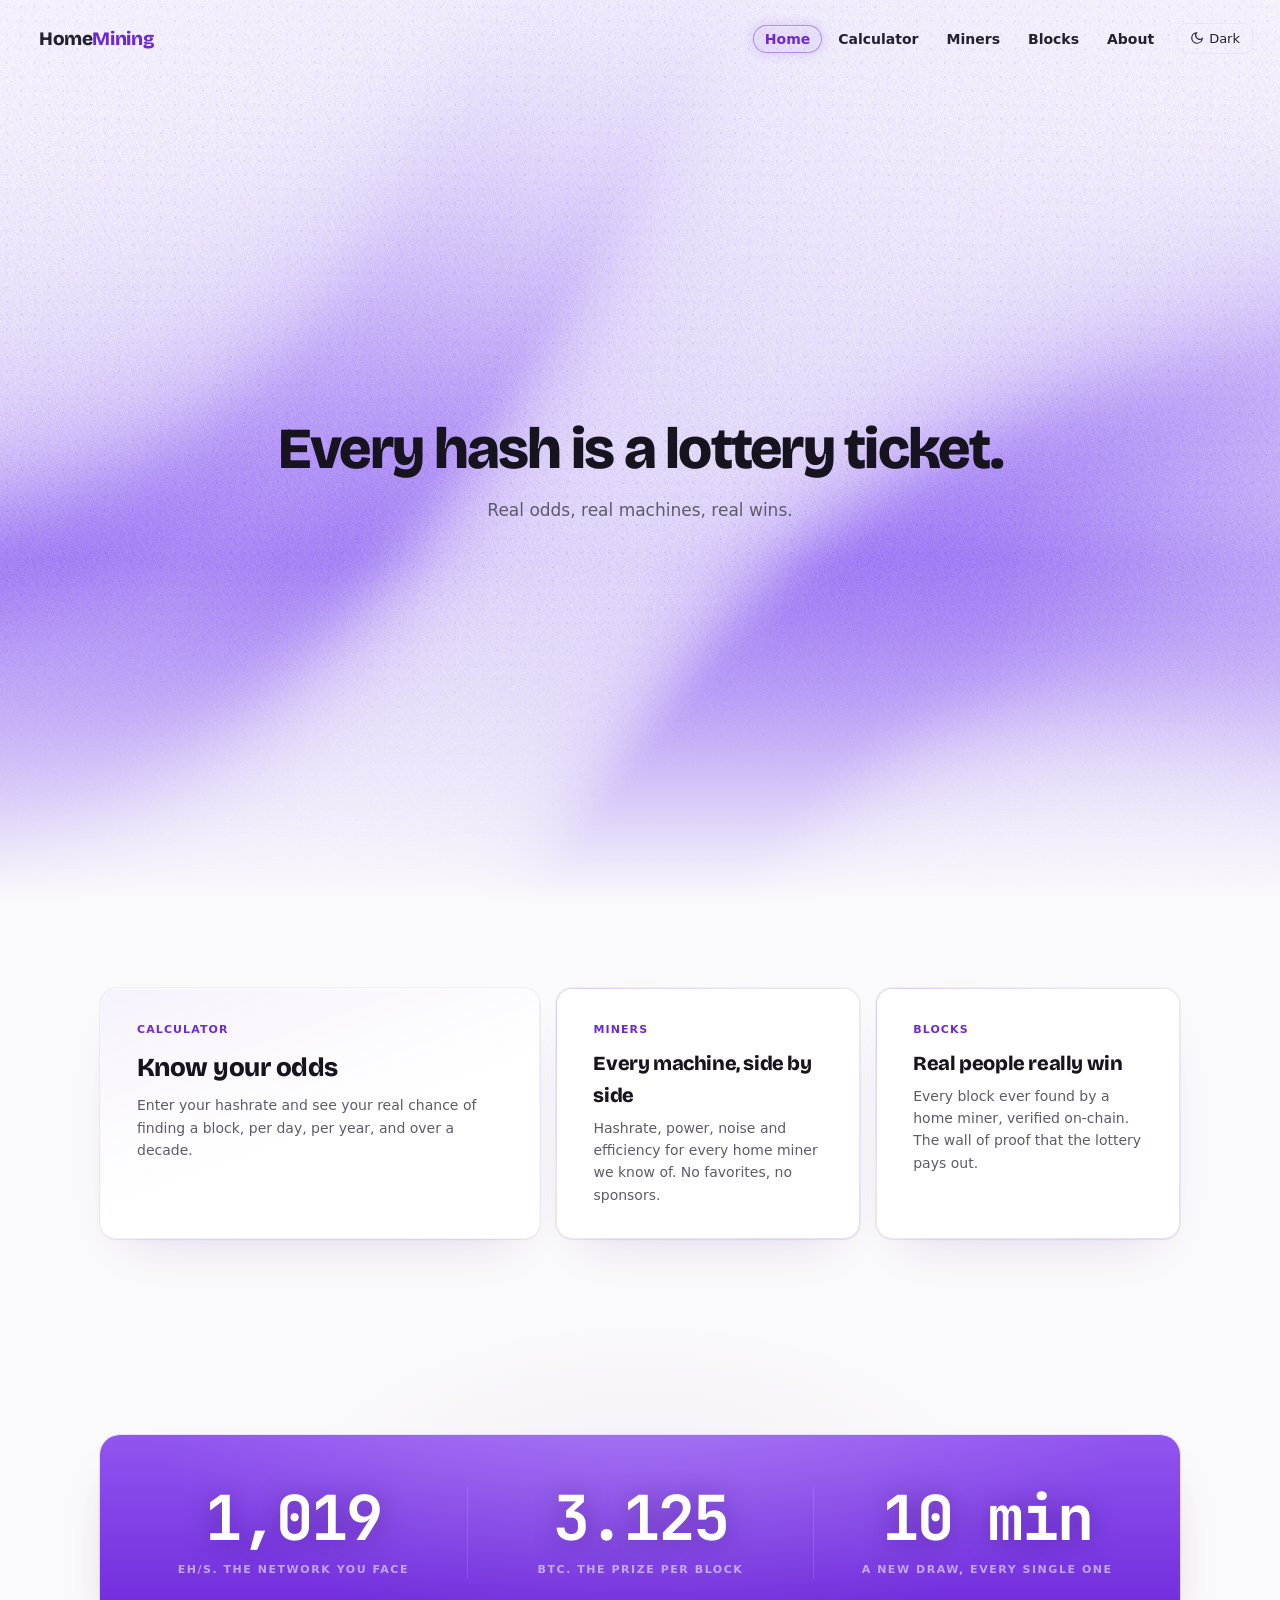
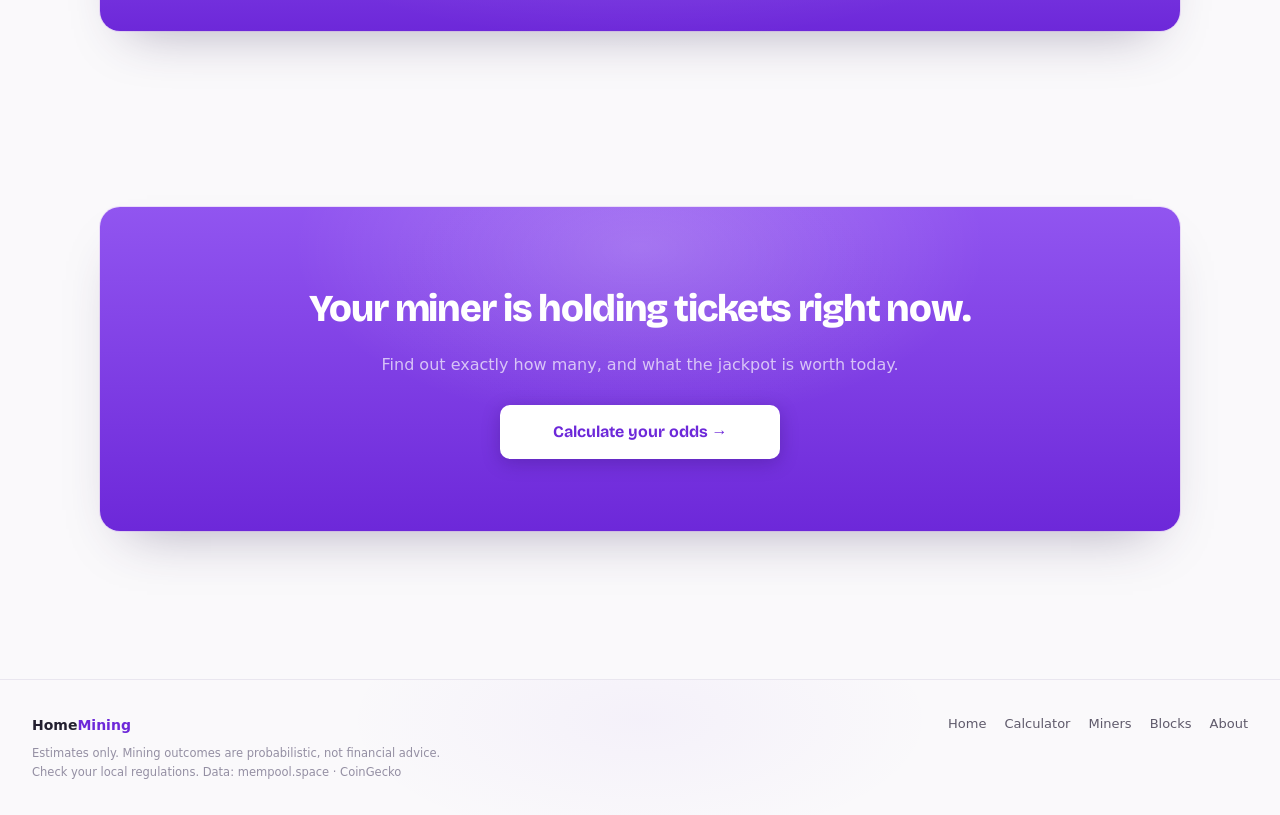
<file: index.html>
<!DOCTYPE html>
<html lang="en" data-theme="light">
<head>
<meta charset="UTF-8">
<meta name="viewport" content="width=device-width, initial-scale=1.0">
<title>HomeMining | The Independent Home of Solo Bitcoin Mining</title>
<meta name="description" content="Real odds, real machines, real wins. An independent site for home Bitcoin miners.">
<link rel="stylesheet" href="assets/css/site.css">
</head>
<body data-page="home">
<div id="nav-root"></div>
<main>
  <div class="hero" style="min-height:100vh; min-height:100svh; display:flex; align-items:center; justify-content:center; padding-bottom:90px;">
    <div class="aurora"><!-- CSS 兜底（WebGL 不可用时显示） -->
      <div class="blob a"></div><div class="blob b"></div><div class="blob c"></div>
    </div>
    <canvas class="fx-canvas" data-fx="strong"></canvas>
    <div class="hero-dots"></div>
    <div class="hero-bottom-fade"></div>
    <div class="hero-inner">
      <h1 class="rise" style="font-size:clamp(38px,6vw,58px);">Every hash is a lottery ticket.</h1>
      <p class="tagline rise d1">Real odds, real machines, real wins.<!-- 占位副句，Home 页设计时定稿 --></p>
    </div>
  </div>
  <!-- ⚠️ 以下为滚动体验示意区块，文案与内容均为占位草稿，Home 页正式设计时替换 -->

  <div class="page-wide home-section">
    <div class="home-grid">
      <a class="card hoverable home-card featured reveal" href="calculator.html">
        <div class="eyebrow">Calculator</div>
        <h3>Know your odds</h3>
        <p>Enter your hashrate and see your real chance of finding a block, per day, per year, and over a decade.</p>
      </a>
      <a class="card hoverable home-card reveal" href="miners.html">
        <div class="eyebrow">Miners</div>
        <h3>Every machine, side by side</h3>
        <p>Hashrate, power, noise and efficiency for every home miner we know of. No favorites, no sponsors.</p>
      </a>
      <a class="card hoverable home-card reveal" href="blocks.html">
        <div class="eyebrow">Blocks</div>
        <h3>Real people really win</h3>
        <p>Every block ever found by a home miner, verified on-chain. The wall of proof that the lottery pays out.</p>
      </a>
    </div>
  </div>

  <div class="page-wide home-section" style="position:relative;">
    <div class="glow-spot" style="top:-30px;left:50%;transform:translateX(-50%);width:700px;height:340px;"></div>
    <div class="stat-row">
      <div class="reveal"><div class="stat-num mono">1,019</div><div class="stat-label">EH/s. The network you face</div></div>
      <div class="reveal"><div class="stat-num mono">3.125</div><div class="stat-label">BTC. The prize per block</div></div>
      <div class="reveal"><div class="stat-num mono">10 min</div><div class="stat-label">A new draw, every single one</div></div>
    </div>
  </div>

  <div class="page-wide home-section">
    <div class="card cta-card reveal" style="position:relative; overflow:hidden;">
      <div class="glow-spot" style="top:-60px;left:50%;transform:translateX(-50%);width:600px;height:300px;"></div>
      <h2>Your miner is holding tickets right now.</h2>
      <p>Find out exactly how many, and what the jackpot is worth today.</p>
      <a class="btn" style="display:block; text-decoration:none;" href="calculator.html">Calculate your odds →</a>
    </div>
  </div>
</main>
<div id="foot-root"></div>
<script src="assets/js/components.js"></script>
<script src="assets/js/colorbends.js"></script>
</body>
</html>
</file>
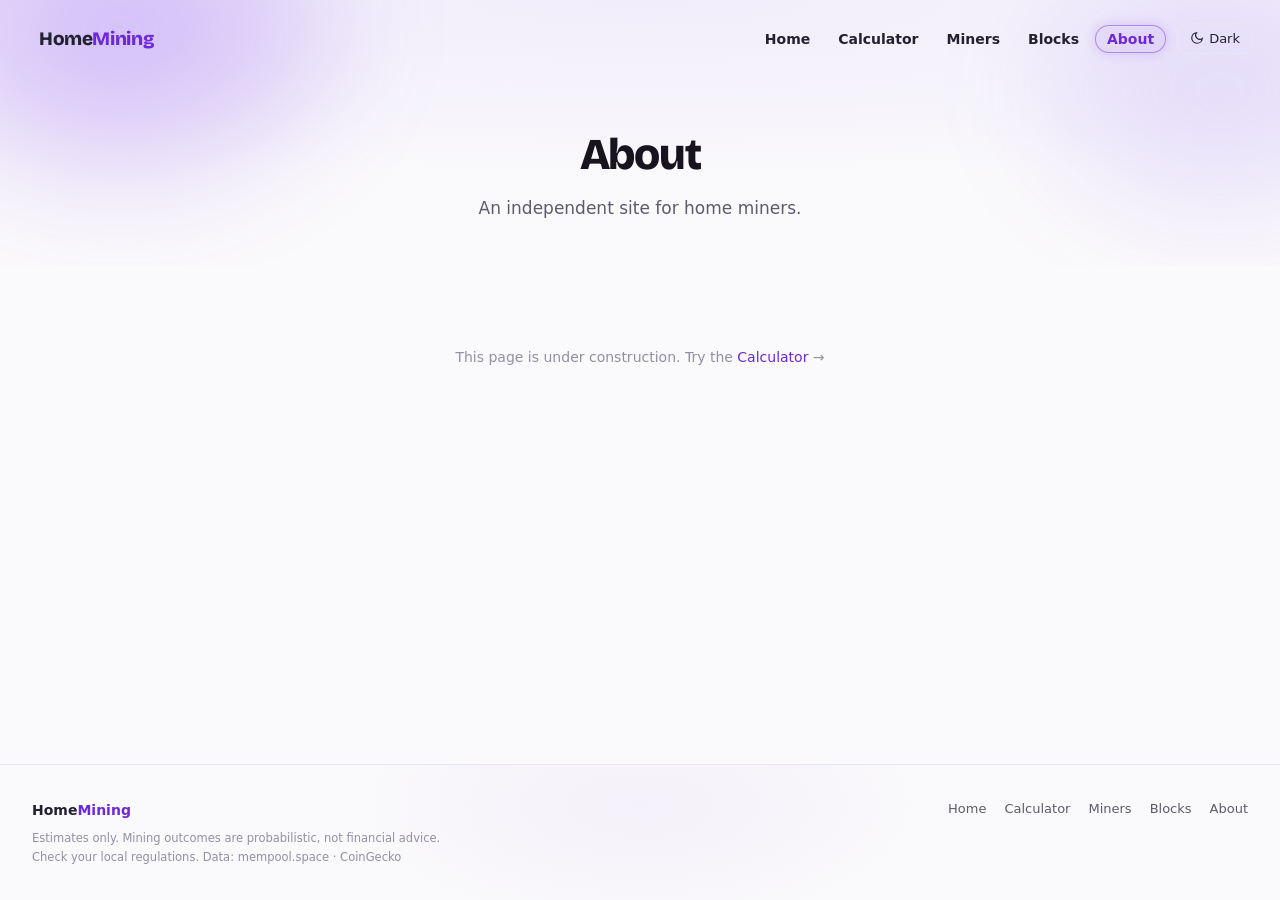
<file: about.html>
<!DOCTYPE html>
<html lang="en" data-theme="light">
<head>
<meta charset="UTF-8">
<meta name="viewport" content="width=device-width, initial-scale=1.0">
<title>About | HomeMining</title>
<link rel="stylesheet" href="assets/css/site.css">
</head>
<body data-page="about">
<div id="nav-root"></div>
<main>
  <div class="hero">
    <div class="f-mist f-mist1"></div>
    <div class="f-mist f-mist2"></div>
    <div class="hero-inner">
      <h1 class="rise">About</h1>
      <p class="tagline rise d1">An independent site for home miners.<!-- 占位副句，该页设计时定稿 --></p>
    </div>
  </div>
  <div class="placeholder">
    <p class="reveal">This page is under construction. Try the <a href="calculator.html">Calculator</a> →</p>
  </div>
</main>
<div id="foot-root"></div>
<script src="assets/js/components.js"></script>
</body>
</html>
</file>
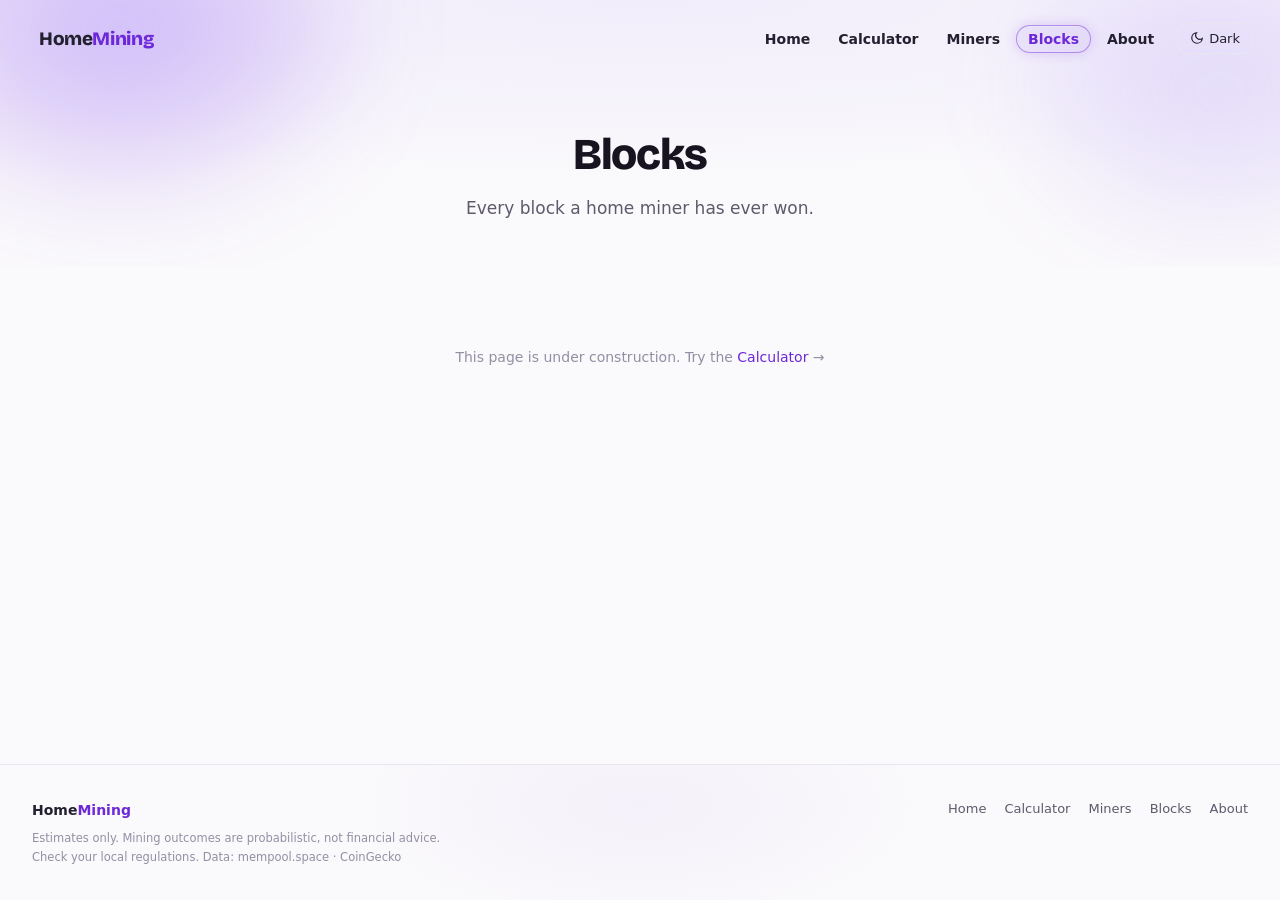
<file: blocks.html>
<!DOCTYPE html>
<html lang="en" data-theme="light">
<head>
<meta charset="UTF-8">
<meta name="viewport" content="width=device-width, initial-scale=1.0">
<title>Blocks | HomeMining</title>
<link rel="stylesheet" href="assets/css/site.css">
</head>
<body data-page="blocks">
<div id="nav-root"></div>
<main>
  <div class="hero">
    <div class="f-mist f-mist1"></div>
    <div class="f-mist f-mist2"></div>
    <div class="hero-inner">
      <h1 class="rise">Blocks</h1>
      <p class="tagline rise d1">Every block a home miner has ever won.<!-- 占位副句，该页设计时定稿 --></p>
    </div>
  </div>
  <div class="placeholder">
    <p class="reveal">This page is under construction. Try the <a href="calculator.html">Calculator</a> →</p>
  </div>
</main>
<div id="foot-root"></div>
<script src="assets/js/components.js"></script>
</body>
</html>
</file>
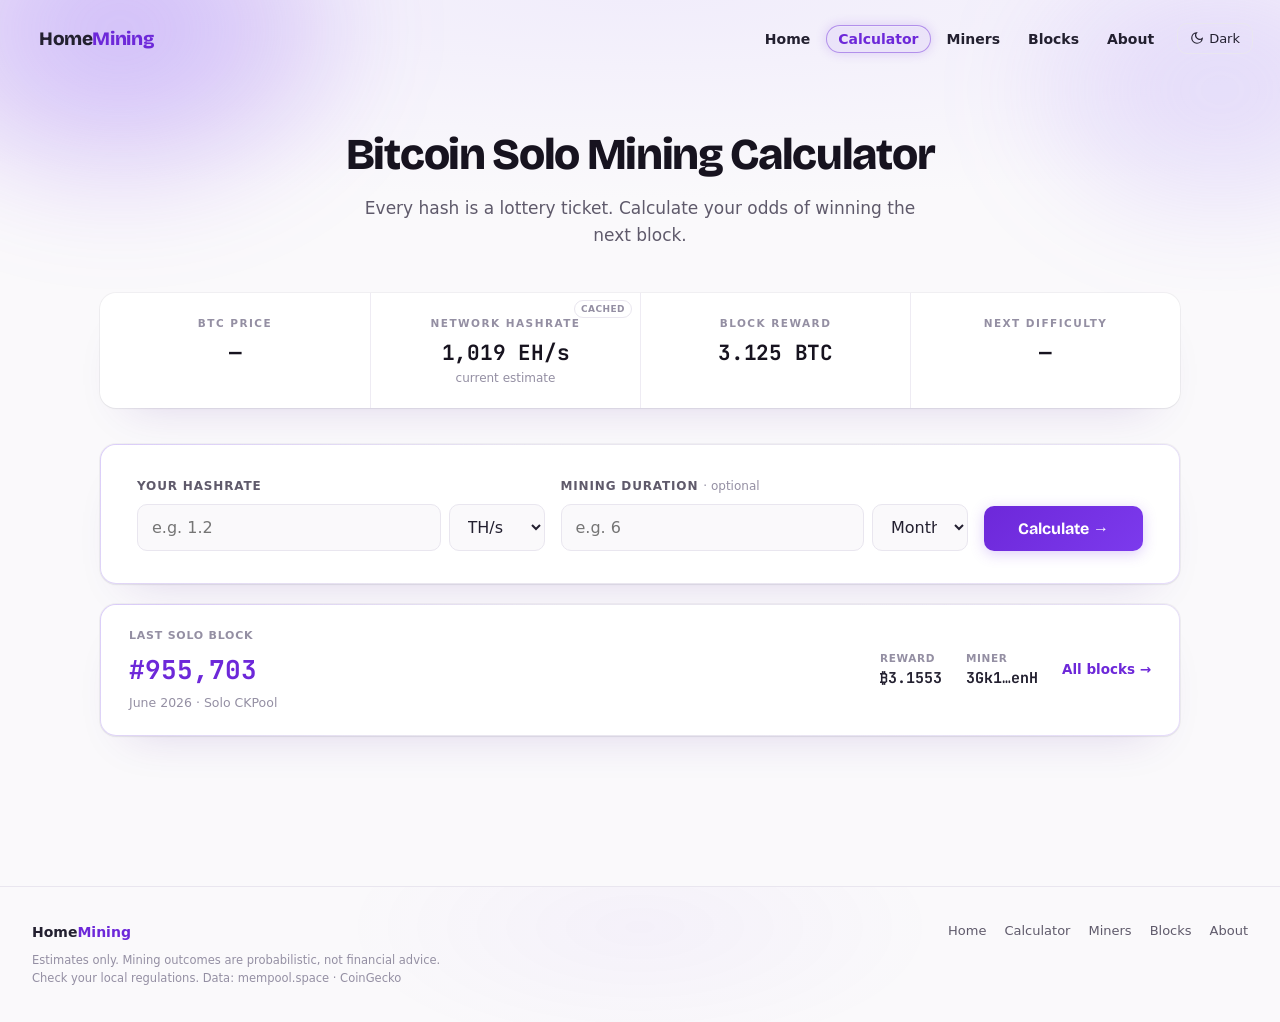
<file: calculator.html>
<!DOCTYPE html>
<html lang="en" data-theme="light">
<head>
<meta charset="UTF-8">
<meta name="viewport" content="width=device-width, initial-scale=1.0">
<title>Bitcoin Solo Mining Calculator | HomeMining</title>
<meta name="description" content="Every hash is a lottery ticket. Calculate your real odds of solo mining a Bitcoin block: probability per block and per day, expected wait, and cumulative odds over time, from live network data.">
<script type="application/ld+json">
{"@context":"https://schema.org","@type":"WebApplication",
 "name":"Bitcoin Solo Mining Calculator | HomeMining",
 "description":"Calculate your real odds of solo mining a Bitcoin block from live network data.",
 "applicationCategory":"UtilityApplication","operatingSystem":"Web",
 "offers":{"@type":"Offer","price":"0"}}
</script>
<link rel="stylesheet" href="assets/css/site.css">
</head>
<body data-page="calculator">
<div id="nav-root"></div>

<main>
  <!-- 页头（01 文档定稿文案） -->
  <div class="hero"><!-- F 方案：柔雾色块（无绸缎、无点阵） -->
    <div class="f-mist f-mist1"></div>
    <div class="f-mist f-mist2"></div>
    <div class="hero-inner">
      <h1 class="rise">Bitcoin Solo Mining Calculator</h1>
      <p class="tagline rise d1">Every hash is a lottery ticket. Calculate your odds of winning the next block.</p>
    </div>
  </div>

  <div class="page">

    <!-- 数据条：4 张卡片（Price → Hashrate → Reward → Difficulty） -->
    <div class="strip rise d2">
      <div class="strip-card" id="strip-price"></div>
      <div class="strip-card" id="strip-net"></div>
      <div class="strip-card" id="strip-reward"></div>
      <div class="strip-card" id="strip-diff"></div>
    </div>

    <!-- 输入卡（02 文档：仅 2 项输入）；rise d3 = 加载时序第 4 位 -->
    <div class="card rise d3">
      <div class="input-grid">
        <div>
          <label class="field-label" for="inp-hashrate">Your Hashrate</label>
          <div class="input-row">
            <input type="number" id="inp-hashrate" min="0" step="any" placeholder="e.g. 1.2">
            <select id="inp-unit">
              <option>TH/s</option><option>GH/s</option><option>MH/s</option><option>PH/s</option><option>EH/s</option>
            </select>
          </div>
        </div>
        <div>
          <label class="field-label" for="inp-duration">Mining Duration <em>· optional</em></label>
          <div class="input-row">
            <input type="number" id="inp-duration" min="0" step="any" placeholder="e.g. 6">
            <select id="inp-dur-unit">
              <option>Months</option><option>Days</option><option>Weeks</option><option>Years</option>
            </select>
          </div>
        </div>
        <button class="btn" id="btn-calc">Calculate →</button>
      </div>
    </div>

    <!-- 结果区（计算前完全隐藏，不留空壳） -->
    <div id="results" class="hidden">

      <!-- ① 概率组：旋转流光描边（全站唯一授权）+ 环境光 + CountUp -->
      <div class="reveal" style="position:relative;">
        <div class="glow-spot" style="top:-40px;left:50%;transform:translateX(-50%);width:560px;height:300px;"></div>
        <div class="card result-hero" id="res-card"><!-- 旋转描边随色场面板改版停用（03 文档待同步） -->
          <div class="result-label">Chance per Block</div>
          <div class="result-big mono"><small id="res-prefix">1 in</small><span id="res-big-num">—</span></div>
          <div class="sub-tiles">
            <div class="sub-tile"><div class="k">Per Day</div><div class="v mono" id="res-day">—</div></div>
            <div class="sub-tile"><div class="k">Expected Wait</div><div class="v mono" id="res-wait">—</div></div>
            <div class="sub-tile"><div class="k">Your Share</div><div class="v mono" id="res-share">—</div></div>
          </div>
        </div>
      </div>

      <!-- 现实类比卡（紧跟大字卡，用户拍板：卡片保留、不带概率数字） -->
      <div class="card persp hoverable reveal">
        <div class="persp-lead" id="persp-lead">Per block, your odds sit closest to</div>
        <p class="persp-text" id="persp-text">—</p>
      </div>

      <!-- ② 钱组 -->
      <div class="card win-card hoverable reveal">
        <span class="win-label">If you win:</span>
        <span class="win-val mono" id="res-win">—</span>
      </div>

      <!-- ③ 运气组（填了时长才出现） -->
      <div class="card luck-card reveal hidden" id="luck-group">
        <div class="luck-head">
          <span class="luck-title">Your Luck So Far</span>
          <span class="badge" id="luck-badge">—</span>
        </div>
        <div class="luck-stats">
          <div class="luck-stat"><div class="k">Odds so far</div><div class="v mono" id="luck-sofar">—</div></div>
          <div class="luck-stat"><div class="k">Journey completed</div><div class="v mono" id="luck-journey">—</div></div>
        </div>
        <p class="luck-verdict" id="luck-verdict">—</p>
      </div>

      <!-- ④ 时间纵深：左数字行 + 右图表面板（2026-07-16 用户拍板改版） -->
      <div class="card reveal">
        <div class="keep-head">
          <span class="keep-ico">
            <svg viewBox="0 0 24 24" width="20" height="20" fill="none" stroke="currentColor" stroke-width="2" stroke-linecap="round" stroke-linejoin="round"><path d="M3 17l5-6 4 3 6-8"/><path d="M17 6h4v4"/></svg>
          </span>
          <div>
            <div class="sec-eyebrow">If you keep mining</div>
            <div class="sec-title">Your odds grow with every block</div>
            <div class="sec-sub">Cumulative chance of finding at least one block · <span id="sec-sub-hashrate">—</span></div>
          </div>
        </div>
        <div class="keep-grid">
          <div class="keep-rows" id="fun-rows"></div>
          <div class="keep-chart">
            <span class="chart-badge">Cumulative chance</span>
            <svg id="curve" width="100%" viewBox="0 0 520 520"></svg>
          </div>
        </div>
        <p class="keep-note"><span class="keep-note-ico">ⓘ</span> Odds are based on a constant hashrate of <span id="note-hashrate">—</span> and network conditions at the time of calculation.</p>
      </div>

    </div><!-- /results -->

    <!-- Last Solo Block（02 文档：V1 静态占位，真实数据随 Blocks 页统一设计）；rise d4 = 加载时序第 5 位 -->
    <div class="card lastblock hoverable rise d4">
      <div class="lb-left">
        <div class="k">Last Solo Block</div>
        <div class="lb-height mono">#955,703</div>
        <div class="lb-meta">June 2026 · Solo CKPool</div>
      </div>
      <div class="lb-right">
        <div class="lb-stat"><div class="k">Reward</div><div class="v mono">₿3.1553</div></div>
        <div class="lb-stat"><div class="k">Miner</div><div class="v mono">3Gk1…enH</div></div>
        <a href="blocks.html" class="lb-link">All blocks →</a>
      </div>
    </div>

  </div>
</main>

<div id="foot-root"></div>
<script src="assets/js/format.js"></script>
<script src="assets/js/data.js"></script>
<script src="assets/js/components.js"></script>
<script src="assets/js/calculator.js"></script>
</body>
</html>
</file>
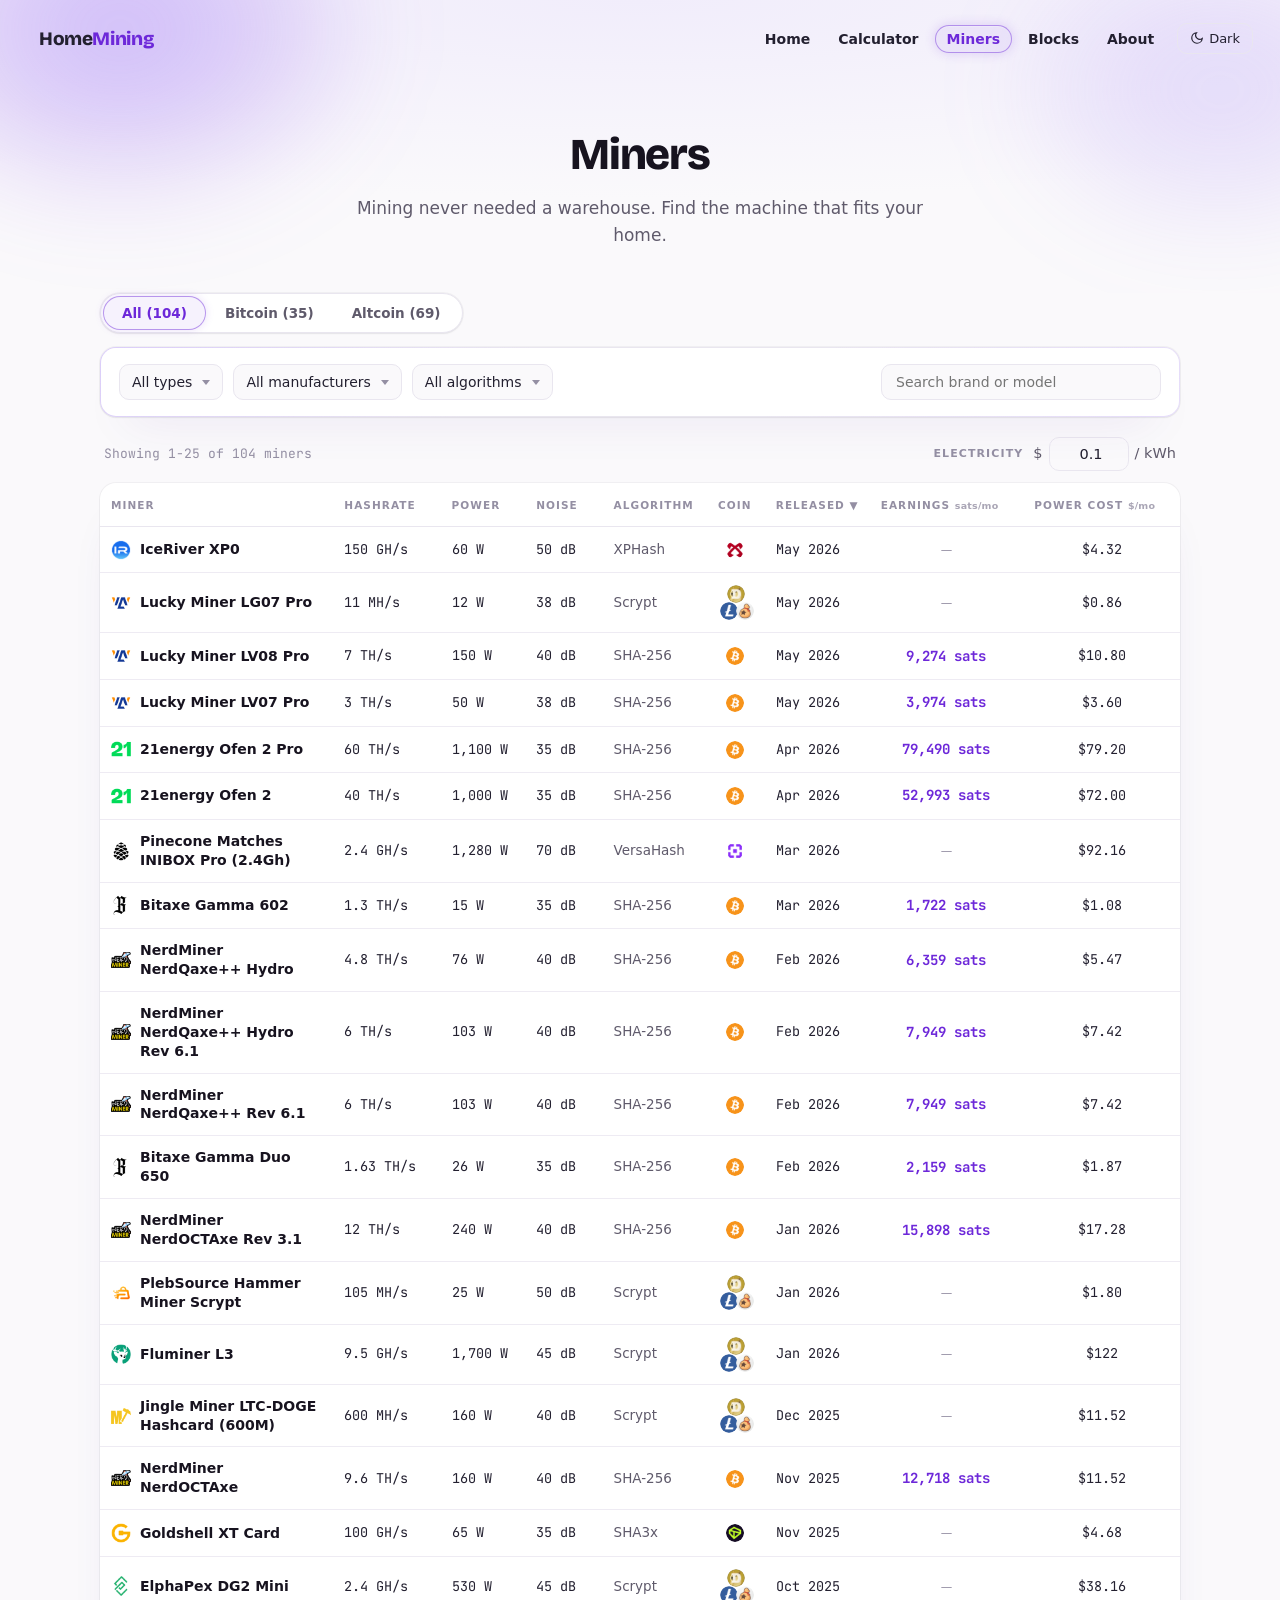
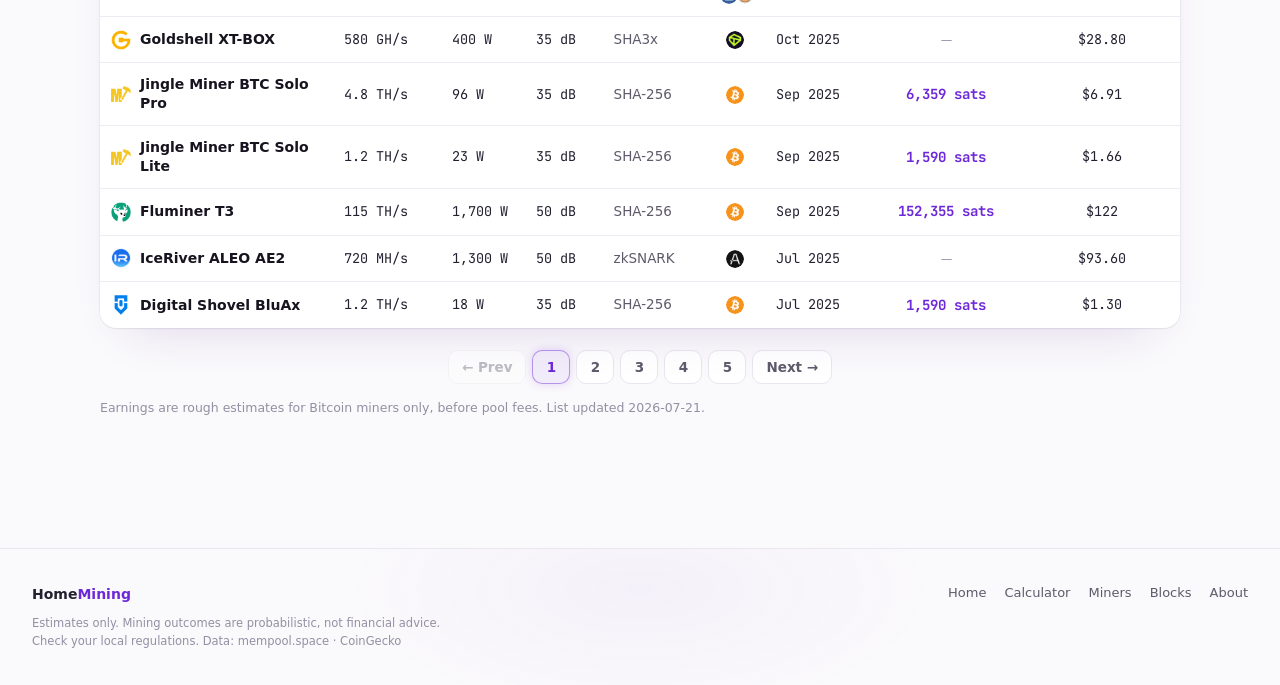
<file: miners.html>
<!DOCTYPE html>
<html lang="en" data-theme="light">
<head>
<meta charset="UTF-8">
<meta name="viewport" content="width=device-width, initial-scale=1.0">
<title>Miners | HomeMining</title>
<link rel="stylesheet" href="assets/css/site.css">
</head>
<body data-page="miners">
<div id="nav-root"></div>
<main>
  <div class="hero">
    <div class="f-mist f-mist1"></div>
    <div class="f-mist f-mist2"></div>
    <div class="hero-inner">
      <h1 class="rise">Miners</h1>
      <p class="tagline rise d1">Mining never needed a warehouse. Find the machine that fits your home.</p>
    </div>
  </div>

  <div class="page">

    <!-- 视图层（2026-07-22 三版）：币种分段开关独立一行 = 决定"看哪张表" -->
    <div class="m-viewrow rise d2">
      <div class="m-chips">
        <button type="button" class="m-chip active" data-coin="all">All</button>
        <button type="button" class="m-chip" data-coin="btc">Bitcoin</button>
        <button type="button" class="m-chip" data-coin="alt">Altcoin</button>
      </div>
    </div>

    <!-- 工具层：在当前视图里精筛（类别 / 厂商 / 搜索）；所有计数随其它条件联动 -->
    <div class="card m-toolbar rise d2">
      <div class="m-filterbar">
        <div class="m-dd" id="dd-type">
          <button type="button" class="m-dd-btn" aria-haspopup="true" aria-expanded="false">All types</button>
          <div class="m-dd-panel"></div>
        </div>
        <div class="m-dd" id="dd-brand">
          <button type="button" class="m-dd-btn" aria-haspopup="true" aria-expanded="false">All manufacturers</button>
          <div class="m-dd-panel"></div>
        </div>
        <div class="m-dd" id="dd-algo">
          <button type="button" class="m-dd-btn" aria-haspopup="true" aria-expanded="false">All algorithms</button>
          <div class="m-dd-panel"></div>
        </div>
        <input id="m-search" type="search" placeholder="Search brand or model" autocomplete="off" aria-label="Search miners">
      </div>
    </div>

    <!-- 表格参数行：左=结果计数，右=电价（计算参数，不是筛选器，故与筛选带分离） -->
    <div class="m-meta rise d3">
      <span id="m-count" class="mono"></span>
      <button id="m-clear" class="m-clear hidden" type="button" onclick="MinersPage.clear()">Clear filters</button>
      <label class="m-elec" for="elec-input">Electricity
        <span class="m-elec-box">$<input id="elec-input" type="number" min="0" step="0.01" inputmode="decimal">/ kWh</span>
      </label>
    </div>

    <div class="m-tablewrap rise d3">
      <table class="m-table">
        <thead>
          <tr>
            <th>Miner</th>
            <th data-sort="hashrate">Hashrate <span class="arr">▼</span></th>
            <th data-sort="power">Power <span class="arr">▼</span></th>
            <th data-sort="noise">Noise <span class="arr">▼</span></th>
            <th>Algorithm</th>
            <th class="th-center">Coin</th>
            <th data-sort="released">Released <span class="arr">▼</span></th>
            <th class="th-center" data-sort="earn">Earnings <small>sats/mo</small> <span class="arr">▼</span></th>
            <th class="th-center" data-sort="cost">Power cost <small>$/mo</small> <span class="arr">▼</span></th>
          </tr>
        </thead>
        <tbody id="m-body"></tbody>
      </table>
    </div>

    <div class="m-pager" id="m-pager"></div>

    <p class="m-note rise d4">Earnings are rough estimates for Bitcoin miners only, before pool fees. <span id="m-updated"></span></p>

  </div>
</main>
<div id="foot-root"></div>
<script src="assets/js/format.js"></script>
<script src="assets/js/data.js"></script>
<script src="assets/js/components.js"></script>
<script src="assets/data/miners-data.js"></script>
<script src="assets/js/miners.js"></script>
</body>
</html>
</file>
<file: assets/css/site.css>
/* ═══════════════════════════════════════════════════════════════
   HomeMining · 全站样式
   规范来源：docs/00-site-architecture.md（令牌/宽度）
             docs/03-motion-design.md（动效纪律）
   ═══════════════════════════════════════════════════════════════ */

/* ── 本地字体（零 CDN 铁律） ── */
@font-face{
  font-family:'Bricolage Grotesque';
  src:url('../fonts/bricolage.woff2') format('woff2');
  font-weight:300 800; font-display:swap;
}
@font-face{
  font-family:'JetBrains Mono';
  src:url('../fonts/jetbrains-mono.woff2') format('woff2');
  font-weight:400; font-display:swap;
}
@font-face{
  font-family:'JetBrains Mono';
  src:url('../fonts/jetbrains-mono-700.woff2') format('woff2');
  font-weight:700; font-display:swap;
}

/* ── 设计令牌（00 文档 §6 定稿色板） ── */
:root{
  --bg:#faf9fb; --card:#ffffff; --border:#e9e6ef; --hairline:#eeebf3;
  --text:#232030; --ink:#17131f; --muted:#5f5a6b; --muted2:#948fa3;
  --accent:#6d28d9; --accent-hover:#7c3aed;
  --accent-tint:rgba(109,40,217,.06);
  --glass:rgba(250,249,251,.35); --glass-border:rgba(29,26,36,.08);
  /* 品牌紫色场（浅色页的锚点面板，2026-07-16 高级版定稿） */
  --field:#6d28d9; --field-2:#9155f0;
  /* 双层阴影：1px 锐边 + 低垂环境光；圆角三档制：容器 16 / 控件 10 / 药丸 999 */
  --shadow:0 0 0 1px rgba(23,19,31,.04), 0 1px 2px rgba(23,19,31,.05), 0 24px 48px -28px rgba(76,29,149,.18);
  --r-card:16px; --r-ctl:10px;
  --glow-a:rgba(139,92,246,.35); --glow-b:rgba(56,189,248,.25); --glow-c:rgba(240,30,156,.18);
  --ambient:rgba(109,40,217,.04);
  --dot:rgba(109,40,217,.07);
  --chip-glow:rgba(109,40,217,.38); --chip-glow-soft:rgba(109,40,217,.18);
  --chip-border:rgba(109,40,217,.45);
  --green:#16a34a; --red:#dc2626;
  /* 缓动纪律（03 文档 §1：全站仅此三条曲线） */
  --ease-micro:cubic-bezier(.4,0,.2,1);
  --ease-enter:cubic-bezier(.16,1,.3,1);
}
[data-theme="dark"]{
  --bg:#120f17; --card:#1b1722; --border:#2f293a; --hairline:#272130;
  --text:#f2eefa; --ink:#ffffff; --muted:#b8aecb; --muted2:#6f6a7a;
  --accent:#a855f7; --accent-hover:#c084fc;
  --accent-tint:rgba(168,85,247,.09);
  --glass:rgba(18,15,23,.3); --glass-border:rgba(255,255,255,.06);
  /* 深色主题的锚点面板 = 更深一档的暗面板（紫色场在暗页会刺眼） */
  --field:#0d0a13; --field-2:#171122;
  --shadow:0 0 0 1px rgba(255,255,255,.03), 0 1px 2px rgba(0,0,0,.4), 0 24px 48px -24px rgba(0,0,0,.5);
  --r-card:16px; --r-ctl:10px;
  --glow-a:rgba(168,85,247,.5); --glow-b:rgba(82,39,255,.42); --glow-c:rgba(240,30,156,.3);
  --ambient:rgba(168,85,247,.05);
  --dot:rgba(168,85,247,.13);
  --chip-glow:rgba(168,85,247,.65); --chip-glow-soft:rgba(168,85,247,.28);
  --chip-border:rgba(168,85,247,.6);
  --green:#4ade80; --red:#f87171;
}

*{margin:0;padding:0;box-sizing:border-box;}
html{scroll-behavior:smooth; background:var(--bg);}
body{
  /* 2026-07-16 UI 重构：正文用安静的系统字体，Bricolage 只留给标题/品牌（展示字克制原则） */
  font-family:-apple-system,'Segoe UI',system-ui,sans-serif;
  background:var(--bg); color:var(--text);
  transition:background .25s,color .25s; font-size:16px; line-height:1.6;
  min-height:100vh; display:flex; flex-direction:column;
}
h1,h2,h3,.sec-title,.logo,.btn,.home-card h3,.cta-card h2{font-family:'Bricolage Grotesque',-apple-system,sans-serif;}
h1,h2,h3,.sec-title{color:var(--ink);}
.mono{font-variant-numeric:tabular-nums;}   /* 数字等宽对齐（精密感） */
main{flex:1;}

/* ── 页角余晖：整页固定的两团环境光（右上紫 / 左下蓝），滚动全程都在，
     透明度极低——"说不出哪里有光，但整页有空气感" ── */
body::before, body::after{
  content:""; position:fixed; z-index:-1; pointer-events:none;
}
body::before{
  top:-22vh; right:-14vw; width:60vw; height:72vh;
  background:radial-gradient(ellipse, var(--ambient) 0%, transparent 70%);
}
body::after{
  bottom:-26vh; left:-16vw; width:56vw; height:66vh;
  background:radial-gradient(ellipse, rgba(56,189,248,.035) 0%, transparent 70%);
}
.mono{font-family:'JetBrains Mono',Consolas,monospace;}
a{color:var(--accent);text-decoration:none;}
a:hover{color:var(--accent-hover);}
.hidden{display:none !important;}

/* ═════════ 导航：玻璃岛 + 滑动高亮块（03 文档 §2） ═════════ */
.navbar{position:fixed; top:0; left:0; right:0; z-index:100; display:flex; justify-content:center; padding:10px 16px 0; pointer-events:none;}
.navbar-inner{
  pointer-events:auto; width:100%; max-width:1280px; height:58px;
  display:flex; align-items:center; justify-content:space-between;
  padding:0 10px 0 22px; border-radius:16px; border:1px solid transparent;
  background:transparent; -webkit-backdrop-filter:none; backdrop-filter:none;
  transition:max-width .5s ease, background .5s ease, border-color .5s ease, box-shadow .5s ease;
}
body.scrolled .navbar-inner{
  /* 玻璃岛宽度 = 内容主体 1080，不减内边距（2026-07-16 用户拍板） */
  max-width:1080px; background:var(--glass);
  -webkit-backdrop-filter:blur(18px) saturate(1.6); backdrop-filter:blur(18px) saturate(1.6);
  border-color:var(--glass-border);
  box-shadow:0 2px 16px rgba(0,0,0,.08), inset 0 .5px rgba(255,255,255,.1);
}
.logo{font-weight:800; font-size:19px; letter-spacing:-.02em; color:var(--text); white-space:nowrap;}
.logo span{color:var(--accent);}
.nav-links{display:flex; gap:2px; align-items:center; position:relative;}
.nav-links a{
  position:relative; z-index:1; font-size:14px; font-weight:600; color:var(--text);
  padding:7px 13px; border-radius:10px; transition:color .18s var(--ease-micro);
}
.nav-links a:hover{color:var(--text);}
/* 选中态（2026-07-16 重做）：细长药丸胶囊 + 柔和光晕，文字变主题紫，无小圆点 */
.nav-links a.active{color:var(--accent); font-weight:700;}
.nav-links a.active::before{
  content:""; position:absolute; inset:4px 1px; z-index:-1; border-radius:999px;
  background:var(--accent-tint);
  border:1px solid var(--chip-border);
  box-shadow:0 0 12px var(--chip-glow-soft), inset 0 1px 0 rgba(255,255,255,.18);
}
.nav-pill{
  /* hover 滑块与选中药丸同形（2026-07-16）：细长药丸、无边框、更淡 */
  position:absolute; top:4px; left:0; height:calc(100% - 8px); border-radius:999px;
  background:var(--accent-tint);
  opacity:0; pointer-events:none;
  transition:transform .3s var(--ease-micro), width .3s var(--ease-micro), opacity .2s;
}
.theme-btn{
  margin-left:8px; background:transparent; border:1px solid var(--border);
  border-radius:10px; padding:7px 12px; cursor:pointer; font-size:13px;
  color:var(--text); transition:all .15s var(--ease-micro); font-family:inherit; white-space:nowrap;
}
.theme-btn:hover{border-color:var(--muted2);}

/* ═════════ 光晕系统（03 文档 §3） ═════════ */
.aurora{position:absolute; inset:0; pointer-events:none; filter:blur(70px); opacity:.9; overflow:hidden;}
.aurora.subtle{opacity:.45;}
.blob{position:absolute; border-radius:50%;}
.blob.a{width:520px;height:520px; background:radial-gradient(circle,var(--glow-a),transparent 65%); top:-180px; left:8%; animation:drift-a 16s ease-in-out infinite alternate;}
.blob.b{width:460px;height:460px; background:radial-gradient(circle,var(--glow-b),transparent 65%); top:-140px; right:6%; animation:drift-b 19s ease-in-out infinite alternate;}
.blob.c{width:380px;height:380px; background:radial-gradient(circle,var(--glow-c),transparent 65%); top:40px; left:38%; animation:drift-c 22s ease-in-out infinite alternate;}
@keyframes drift-a{from{transform:translate(0,0) scale(1)}to{transform:translate(140px,60px) scale(1.15)}}
@keyframes drift-b{from{transform:translate(0,0) scale(1.1)}to{transform:translate(-160px,40px) scale(.95)}}
@keyframes drift-c{from{transform:translate(0,0) scale(.9)}to{transform:translate(80px,-50px) scale(1.2)}}
.glow-spot{position:absolute; pointer-events:none; background:radial-gradient(ellipse, var(--ambient) 0%, transparent 70%); z-index:0;}

/* ── 流动光带画布（WebGL，colorbends.js）──
   对标 reactbits .ln-hero-band 原版布局：画布高 150%、底部对齐（hero 只露出下 2/3，
   图案腰部落在屏幕中段）；深色主题用 screen 滤色混合提亮 */
.fx-canvas{
  position:absolute; left:0; right:0; bottom:0; height:150%; width:100%;
  pointer-events:none; display:block; z-index:1;
}
[data-theme="dark"] .fx-canvas{mix-blend-mode:screen;}
/* 浅色主题：颜料模式（着色器输出 白→紫 实色，multiply 压进亮底，FUNCITY 式） */
[data-theme="light"] .fx-canvas{mix-blend-mode:multiply;}
/* 浅色 hero 垫一层极淡的薰衣草底，避免纯白的苍白感 */
[data-theme="light"] .hero{background:radial-gradient(120% 90% at 50% 0%, #f1edfb 0%, var(--bg) 75%);}
.hero-inner{z-index:3;}
.hero-bottom-fade{z-index:2;}
.hero.fx-on .aurora{display:none;}            /* WebGL 可用时关闭 CSS 兜底光晕 */
/* 底部融化渐变（对标 reactbits 的 ln-hero-bottom-fade：绸缎渐隐进页面背景，不硬切） */
.hero-bottom-fade{
  position:absolute; left:0; right:0; bottom:0; height:38%;
  background:linear-gradient(to bottom, transparent, var(--bg));
  pointer-events:none; z-index:1;
}
/* 点阵纹理（仅 Home 页 hero 使用；内页已按 F 方案去除点阵） */
.hero-dots{
  position:absolute; inset:0; pointer-events:none;
  background-image:radial-gradient(var(--dot) 1.5px, transparent 1.5px);
  background-size:14px 14px;
}
/* ── 柔雾色块（F 方案定稿，2026-07-16）：内页 hero 背景
   两团重度模糊的紫雾洇在角落，无硬边无装饰物；深浅主题各配浓度 ── */
.f-mist{position:absolute; pointer-events:none; z-index:0; border-radius:50%; filter:blur(46px);}
.f-mist1{
  width:520px; height:380px; top:-160px; left:-140px;
  background:radial-gradient(ellipse, rgba(139,92,246,.38) 0%, rgba(124,58,237,.16) 45%, transparent 72%);
}
.f-mist2{
  width:420px; height:300px; top:-60px; right:-150px;
  background:radial-gradient(ellipse, rgba(167,139,250,.26) 0%, rgba(139,92,246,.10) 50%, transparent 75%);
}
[data-theme="dark"] .f-mist1{background:radial-gradient(ellipse, rgba(168,85,247,.32) 0%, rgba(124,58,237,.12) 45%, transparent 72%);}
[data-theme="dark"] .f-mist2{background:radial-gradient(ellipse, rgba(139,92,246,.22) 0%, rgba(124,58,237,.08) 50%, transparent 75%);}

/* ═════════ 页头 ═════════ */
.hero{position:relative; overflow:hidden; padding:130px 24px 44px; text-align:center;}
.hero-inner{position:relative; max-width:800px; margin:0 auto;}
h1{font-size:clamp(30px,5vw,44px); font-weight:800; letter-spacing:-.03em; line-height:1.15; margin-bottom:14px;}
.tagline{font-size:17px; color:var(--muted); max-width:580px; margin:0 auto;}
.rise{opacity:0; animation:rise .8s var(--ease-enter) forwards;}
.rise.d1{animation-delay:.15s;}
.rise.d2{animation-delay:.3s;}
.rise.d3{animation-delay:.45s;}
.rise.d4{animation-delay:.6s;}
@keyframes rise{from{opacity:0;transform:translateY(20px)}to{opacity:1;transform:translateY(0)}}

/* ═════════ 内容列与卡片（00 文档 §3：叙事流 ~800） ═════════ */
/* 内容列宽 1080、左右 padding 为 0，与首页一致（2026-07-16 用户拍板）；
   窄屏时恢复左右留白防止贴边 */
.page{max-width:1080px; margin:0 auto; padding:0 0 90px; position:relative; width:100%;}
@media(max-width:1128px){ .page{padding-left:24px; padding-right:24px;} }
.card{
  position:relative; border-radius:var(--r-card);
  padding:32px 36px; box-shadow:var(--shadow), inset 0 1px 0 rgba(255,255,255,.4); margin-bottom:20px;
  /* 极淡渐变描边：光从左上打过来的玻璃器皿感 */
  background:
    linear-gradient(var(--card), var(--card)) padding-box,
    linear-gradient(135deg, rgba(139,92,246,.28), var(--border) 38%, var(--border) 62%, rgba(139,92,246,.18)) border-box;
  border:1px solid transparent;
  transition:translate .2s var(--ease-micro), box-shadow .25s var(--ease-micro);
}
[data-theme="dark"] .card{box-shadow:var(--shadow), inset 0 1px 0 rgba(255,255,255,.05);}
.card.hoverable:hover{translate:0 -2px; box-shadow:0 8px 26px rgba(124,58,237,.14), inset 0 1px 0 rgba(255,255,255,.4);}
[data-theme="dark"] .card.hoverable:hover{box-shadow:0 8px 26px rgba(168,85,247,.22), inset 0 1px 0 rgba(255,255,255,.05);}
.reveal{opacity:0; transform:translateY(28px); transition:opacity .8s var(--ease-enter), transform .8s var(--ease-enter);}
.reveal.visible{opacity:1; transform:translateY(0);}
/* Home 区块错峰进场（2026-07-16）：三卡/三数字依次浮入 */
.home-grid .reveal:nth-child(2), .stat-row .reveal:nth-child(2){transition-delay:.13s;}
.home-grid .reveal:nth-child(3), .stat-row .reveal:nth-child(3){transition-delay:.26s;}
/* Calculator 结果区错峰进场（2026-07-16）：点 Calculate 后五个板块依次浮现 */
#results > .reveal:nth-child(2){transition-delay:.1s;}
#results > .reveal:nth-child(3){transition-delay:.2s;}
#results > .reveal:nth-child(4){transition-delay:.3s;}
#results > .reveal:nth-child(5){transition-delay:.4s;}

/* ═════════ 数据条：一体式分段条（2026-07-16 高级版定稿：一张整卡、发丝线分四格） ═════════ */
.strip{
  display:grid; grid-template-columns:repeat(4,1fr); gap:0; margin-bottom:36px;
  background:var(--card); border-radius:var(--r-card); box-shadow:var(--shadow); overflow:hidden;
}
.strip-card{padding:22px 18px 20px; text-align:center; position:relative;}
.strip-card + .strip-card{border-left:1px solid var(--hairline);}
.strip-label{color:var(--muted2); font-weight:800; font-size:10.5px; text-transform:uppercase; letter-spacing:.14em; margin-bottom:7px;}
.strip-val{font-weight:700; font-size:21px; letter-spacing:-.01em; color:var(--ink); line-height:1.3;}
.strip-sub{color:var(--muted2); font-size:12px; margin-top:3px;}
.strip-sub .up{color:var(--green);}
.strip-sub .down{color:var(--red);}
.cached-chip{
  position:absolute; top:7px; right:8px; font-size:9px; font-weight:700;
  letter-spacing:.05em; text-transform:uppercase; color:var(--muted2);
  border:1px solid var(--border); border-radius:999px; padding:1px 6px;
}

/* ═════════ 表单 ═════════ */
.field-label{display:block; font-size:12px; font-weight:700; letter-spacing:.07em; text-transform:uppercase; color:var(--muted); margin-bottom:8px;}
.field-label em{font-style:normal; font-weight:500; color:var(--muted2); text-transform:none; letter-spacing:0;}
/* 输入两组 + 按钮同一行，按钮靠右（2026-07-16 用户拍板） */
.input-grid{display:grid; grid-template-columns:1fr 1fr auto; gap:16px; align-items:end; margin-bottom:0;}
.input-grid .input-row{margin-bottom:0;}
.input-grid .btn{width:auto; padding:13px 34px; white-space:nowrap;}
.input-row{display:grid; grid-template-columns:1fr 96px; gap:8px; margin-bottom:20px;}
input,select{
  width:100%; background:var(--bg); border:1px solid var(--border); border-radius:var(--r-ctl);
  padding:12px 14px; font-size:16px; color:var(--text); outline:none;
  font-family:inherit; transition:border-color .15s var(--ease-micro), box-shadow .2s var(--ease-micro);
}
input:focus,select:focus{border-color:var(--accent-hover); box-shadow:0 0 0 3px var(--accent-tint);}
.btn{
  width:100%; color:#fff; border:none; border-radius:var(--r-ctl);
  padding:14px; font-size:16px; font-weight:700; cursor:pointer;
  background:linear-gradient(135deg, var(--accent), var(--accent-hover));
  box-shadow:0 3px 14px rgba(124,58,237,.25);
  transition:box-shadow .2s var(--ease-micro), translate .15s var(--ease-micro);
}
.btn:hover{translate:0 -1px; box-shadow:0 5px 22px rgba(124,58,237,.35);}
.btn:active{translate:0 0; scale:.98;}

/* ═════════ 旋转流光描边（03 文档 §4：全站唯一授权=结果大字卡） ═════════ */
@property --spin-angle{syntax:'<angle>'; initial-value:0deg; inherits:false;}
.spin-border{position:relative;}
.spin-border::before{
  content:""; position:absolute; inset:-1px; border-radius:17px; padding:1px; z-index:2;
  background:conic-gradient(from var(--spin-angle), transparent 0%, rgba(169,85,247,.32) 10%, transparent 20%, transparent 50%, rgba(169,85,247,.58) 60%, transparent 70%);
  -webkit-mask:linear-gradient(#fff 0 0) content-box, linear-gradient(#fff 0 0);
  -webkit-mask-composite:xor; mask-composite:exclude;
  animation:spin-angle 6s linear infinite; pointer-events:none;
}
.spin-border::after{
  content:""; position:absolute; inset:-2px; border-radius:18px; z-index:-1;
  background:conic-gradient(from var(--spin-angle), transparent 0%, rgba(169,85,247,.32) 10%, transparent 20%, transparent 50%, rgba(169,85,247,.5) 60%, transparent 70%);
  filter:blur(7px); opacity:.35; animation:spin-angle 6s linear infinite; pointer-events:none;
}
@keyframes spin-angle{to{--spin-angle:360deg;}}

/* ═════════ 结果区：品牌紫色场面板（2026-07-16 高级版定稿） ═════════ */
.result-hero{
  text-align:center; padding:50px 36px 0; overflow:hidden; border-radius:20px;
  background:linear-gradient(180deg, var(--field-2), var(--field));
  border:none;
  box-shadow:0 0 0 1px rgba(168,85,247,.18), 0 26px 54px -28px rgba(56,42,85,.4);
}
.result-hero::after{ /* 顶部白色高光：色场的"受光面" */
  content:""; position:absolute; top:-120px; left:50%; transform:translateX(-50%);
  width:560px; height:300px; pointer-events:none;
  background:radial-gradient(ellipse, rgba(255,255,255,.26), transparent 70%);
}
.result-label{position:relative; font-size:11px; font-weight:800; letter-spacing:.14em; text-transform:uppercase; color:rgba(255,255,255,.6); margin-bottom:10px;}
.result-big{position:relative; font-size:clamp(34px,6.4vw,64px); font-weight:700; letter-spacing:-.02em; color:#fff; line-height:1.08; white-space:nowrap; text-shadow:0 2px 30px rgba(40,10,90,.35);}
.result-big small{font-size:.42em; font-weight:400; color:rgba(255,255,255,.5); margin-right:10px;}
.sub-tiles{
  position:relative; display:grid; grid-template-columns:repeat(3,1fr); gap:0;
  border-top:1px solid rgba(255,255,255,.15); margin-top:34px;
}
.sub-tile{padding:18px 10px 22px; text-align:center;}
.sub-tile + .sub-tile{border-left:1px solid rgba(255,255,255,.15);}
.sub-tile .k{font-size:10px; font-weight:800; text-transform:uppercase; letter-spacing:.1em; color:rgba(255,255,255,.5); margin-bottom:5px;}
.sub-tile .v{font-weight:700; font-size:16px; color:#fff;}

.win-card{display:flex; align-items:center; justify-content:center; gap:14px; padding:20px 28px; text-align:center; flex-wrap:wrap;}
.win-label{font-size:13px; font-weight:600; color:var(--muted);}
.win-val{font-size:24px; font-weight:800;}
.win-val b{color:var(--accent);}

.luck-card{background:linear-gradient(var(--accent-tint),var(--accent-tint)),var(--card);}
.luck-head{display:flex; align-items:center; gap:10px; margin-bottom:14px;}
.luck-title{font-size:12px; font-weight:700; letter-spacing:.08em; text-transform:uppercase; color:var(--muted);}
.badge{
  font-size:11px; font-weight:800; letter-spacing:.05em; padding:4px 13px; border-radius:999px; color:#fff;
  background:linear-gradient(135deg, var(--accent), var(--accent-hover));
  box-shadow:0 2px 8px rgba(124,58,237,.25);
}
.luck-stats{display:flex; gap:32px; margin-bottom:12px; flex-wrap:wrap;}
.luck-stat .k{font-size:10.5px; font-weight:700; text-transform:uppercase; letter-spacing:.06em; color:var(--muted2);}
.luck-stat .v{font-size:20px; font-weight:800;}
.luck-verdict{font-size:14px; color:var(--muted); line-height:1.65;}

.sec-eyebrow{font-size:11px; font-weight:800; letter-spacing:.1em; text-transform:uppercase; color:var(--accent); margin-bottom:5px;}
.sec-title{font-size:22px; font-weight:800; letter-spacing:-.02em; margin-bottom:2px;}
.sec-sub{font-size:13px; color:var(--muted2); margin-bottom:18px;}
/* ── "If you keep mining" 卡（2026-07-16 改版：左数字行 + 右图表面板） ── */
.keep-head{display:flex; gap:14px; align-items:flex-start; margin-bottom:18px;}
.keep-ico{
  width:42px; height:42px; border-radius:12px; flex-shrink:0;
  background:var(--accent-tint); color:var(--accent);
  display:flex; align-items:center; justify-content:center;
}
.keep-grid{display:grid; grid-template-columns:1.3fr 1fr; gap:18px; align-items:center;}
.krow{display:flex; align-items:center; gap:12px; padding:13px 2px; border-bottom:1px solid var(--border);}
.krow:last-child{border-bottom:none;}
.krow-ico{
  width:34px; height:34px; border-radius:10px; flex-shrink:0;
  background:var(--accent-tint); color:var(--accent);
  display:flex; align-items:center; justify-content:center;
}
.krow-label{flex:1; font-size:14.5px; color:var(--muted);}
.krow-val{text-align:right;}
.fun-odds{font-size:19px; font-weight:800; color:var(--accent); display:block; line-height:1.25;}
.fun-pct{font-size:11.5px; color:var(--muted2);}
.keep-chart{
  position:relative; border:1px solid var(--border); border-radius:14px;
  background:var(--card); box-shadow:var(--shadow); padding:48px 12px 8px;
  display:flex; flex-direction:column; justify-content:center;
}
.keep-chart svg{display:block; width:100%; height:auto;}
.chart-badge{
  position:absolute; top:12px; left:12px; font-size:10.5px; font-weight:800;
  letter-spacing:.07em; text-transform:uppercase; color:var(--accent);
  background:var(--accent-tint); border-radius:999px; padding:4px 12px;
}
.keep-note{display:flex; gap:8px; align-items:center; margin-top:16px; font-size:12.5px; color:var(--muted2);}
.keep-note-ico{color:var(--accent); font-size:14px;}
@media(max-width:720px){ .keep-grid{grid-template-columns:1fr;} }

/* 类比卡：位于结果大字卡正下方，不带概率数字 */
.persp{text-align:center; padding:22px 28px;}
.persp-lead{font-size:12px; font-weight:700; text-transform:uppercase; letter-spacing:.07em; color:var(--muted2); margin-bottom:7px;}
.persp-text{font-size:16.5px; line-height:1.6;}
.persp-text b{color:var(--accent);}

.lastblock{display:flex; justify-content:space-between; align-items:center; gap:16px; padding:22px 28px; flex-wrap:wrap;}
.lb-left .k{font-size:11px; font-weight:700; text-transform:uppercase; letter-spacing:.07em; color:var(--muted2); margin-bottom:4px;}
.lb-height{font-size:26px; font-weight:800; color:var(--accent);}
.lb-meta{font-size:12.5px; color:var(--muted2); margin-top:2px;}
.lb-right{display:flex; gap:24px; align-items:center;}
.lb-stat .k{font-size:10.5px; text-transform:uppercase; letter-spacing:.06em; color:var(--muted2); font-weight:700;}
.lb-stat .v{font-weight:700; font-size:15px;}
.lb-link{font-size:13.5px; font-weight:700; white-space:nowrap;}

/* ═════════ Home 示意区块（滚动体验用，正式内容待设计） ═════════ */
.page-wide{max-width:1080px; margin:0 auto; padding:0 24px; width:100%;}
.home-section{padding:88px 0;}
/* 非对称入口区（反"三等卡"）：主卡 1.45fr 带紫晕底，两张陪卡 1fr */
.home-grid{display:grid; grid-template-columns:1.45fr 1fr 1fr; gap:16px;}
.home-card.featured{
  background:
    linear-gradient(160deg, var(--accent-tint), transparent 55%),
    linear-gradient(var(--card), var(--card)) padding-box;
}
.home-card.featured h3{font-size:26px;}
.home-card{display:block; color:inherit;}
.home-card .eyebrow{font-size:11px; font-weight:800; letter-spacing:.1em; text-transform:uppercase; color:var(--accent); margin-bottom:8px;}
.home-card h3{font-size:20px; font-weight:800; letter-spacing:-.02em; margin-bottom:6px;}
.home-card p{font-size:14px; color:var(--muted); line-height:1.6;}
.home-card:hover{color:inherit;}
/* 数字带：品牌紫色场面板（2026-07-16 高级版定稿） */
.stat-row{
  position:relative; overflow:hidden; display:grid; grid-template-columns:repeat(3,1fr); gap:0;
  text-align:center; border-radius:20px; padding:52px 20px;
  background:linear-gradient(180deg, var(--field-2), var(--field));
  box-shadow:0 0 0 1px rgba(168,85,247,.16), 0 26px 54px -28px rgba(56,42,85,.4);
}
.stat-row::before{
  content:""; position:absolute; inset:-60px; pointer-events:none;
  background:radial-gradient(ellipse at 50% 0%, rgba(255,255,255,.2), transparent 60%);
}
.stat-row > .reveal{position:relative; padding:0 14px;}
.stat-row > .reveal + .reveal{border-left:1px solid rgba(255,255,255,.12);}
.stat-num{
  font-size:clamp(40px,5.4vw,62px); font-weight:700; letter-spacing:-.03em; line-height:1;
  color:#fff; text-shadow:0 2px 26px rgba(40,10,90,.4);
}
.stat-label{font-size:11px; font-weight:800; text-transform:uppercase; letter-spacing:.14em; color:rgba(255,255,255,.55); margin-top:12px;}
/* CTA：品牌紫色场面板 + 反白按钮（2026-07-16 高级版定稿） */
.cta-card{
  text-align:center; padding:72px 32px; border-radius:20px; border:none;
  background:linear-gradient(180deg, var(--field-2), var(--field));
  box-shadow:0 0 0 1px rgba(168,85,247,.16), 0 26px 54px -28px rgba(56,42,85,.4);
}
.cta-card::after{
  content:""; position:absolute; top:-140px; left:50%; transform:translateX(-50%);
  width:700px; height:360px; pointer-events:none;
  background:radial-gradient(ellipse, rgba(255,255,255,.22), transparent 70%);
}
.cta-card h2{position:relative; font-size:clamp(26px,4.2vw,38px); font-weight:800; letter-spacing:-.03em; color:#fff; margin-bottom:12px;}
.cta-card p{position:relative; font-size:16px; color:rgba(255,255,255,.68); margin-bottom:28px;}
.cta-card .btn{
  position:relative; max-width:280px; margin:0 auto;
  background:#fff; color:var(--accent);
  box-shadow:0 4px 18px rgba(40,10,90,.28);
}
@media(max-width:720px){ .home-grid,.stat-row{grid-template-columns:1fr;} }

/* ═════════ 占位页 ═════════ */
.placeholder{position:relative; text-align:center; padding:70px 24px 90px; color:var(--muted2);}
.placeholder .big-num{
  font-size:clamp(70px,14vw,140px); font-weight:800; letter-spacing:-.04em; line-height:1;
  background:linear-gradient(to bottom, var(--muted2) 10%, transparent 95%);
  -webkit-background-clip:text; background-clip:text; -webkit-text-fill-color:transparent;
}
.placeholder p{font-size:14px; margin-top:10px;}

/* ═════════ 页脚 ═════════ */
footer{position:relative; border-top:1px solid var(--border); margin-top:40px; overflow:hidden;}
.foot-glow{top:-90px; left:50%; transform:translateX(-50%); width:600px; height:260px;}
.foot-inner{position:relative; max-width:1280px; margin:0 auto; padding:34px 32px; display:flex; justify-content:space-between; gap:24px; flex-wrap:wrap;}
.foot-tag{font-size:14px; font-weight:600;}
.foot-links{display:flex; gap:18px; font-size:13px;}
.foot-links a{color:var(--muted);}
.foot-legal{font-size:11.5px; color:var(--muted2); max-width:420px; line-height:1.6;}

/* ═════════ 响应式 ═════════ */
@media(max-width:720px){
  .strip{grid-template-columns:repeat(2,1fr);}
  .strip-card + .strip-card{border-left:none;}
  .strip-card:nth-child(even){border-left:1px solid var(--hairline);}
  .strip-card:nth-child(n+3){border-top:1px solid var(--hairline);}
  .sub-tiles{grid-template-columns:1fr;}
  .input-grid{grid-template-columns:1fr;}
  .input-grid .btn{width:100%;}
  .nav-links a:not(.active){display:none;}
  body.scrolled .navbar-inner{max-width:calc(100% - 8px);}
  .result-big{white-space:normal;}
}
/* ═════════ Miners 页（2026-07-22 二版：单行筛选带 + 联动计数） ═════════ */
.m-toolbar{padding:16px 18px; position:relative; z-index:5;}  /* 高于后续表格卡，保证复选面板浮在其上 */
.m-filterbar{display:flex; align-items:center; gap:10px; flex-wrap:wrap;}
/* 视图层：币种分段开关独立一行（三版定稿：与精筛工具分层，不同行） */
.m-viewrow{margin-bottom:14px;}
.m-chips{
  display:inline-flex; gap:2px; padding:3px; flex-wrap:nowrap;
  background:var(--card); border:1px solid var(--border); border-radius:999px;
  box-shadow:var(--shadow);
}
.m-chip{
  font-family:inherit; font-size:13.5px; font-weight:600; color:var(--muted);
  background:transparent; border:none; border-radius:999px;
  padding:8px 18px; cursor:pointer; white-space:nowrap;
  transition:color .15s var(--ease-micro), background .15s var(--ease-micro), opacity .15s;
}
.m-chip:hover:not(:disabled):not(.active){color:var(--text);}
.m-chip.active{
  color:var(--accent); font-weight:700; background:var(--accent-tint);
  box-shadow:0 0 0 1px var(--chip-border), 0 0 10px var(--chip-glow-soft);
}
.m-chip:disabled{opacity:.35; cursor:default;}
.m-filterbar input[type="search"]{
  flex:0 0 280px; margin-left:auto; padding:9px 14px; font-size:14px;
}
/* 复选下拉（类别/厂商/算法多选，2026-07-22 四版） */
.m-dd{position:relative;}
.m-dd-btn{
  font-family:inherit; font-size:14px; color:var(--text); cursor:pointer;
  background:var(--bg); border:1px solid var(--border); border-radius:var(--r-ctl);
  padding:9px 30px 9px 12px; white-space:nowrap; position:relative;
  transition:border-color .15s var(--ease-micro), box-shadow .2s var(--ease-micro);
}
.m-dd-btn::after{           /* 下拉小箭头 */
  content:""; position:absolute; right:12px; top:50%; margin-top:-2px;
  border-left:4px solid transparent; border-right:4px solid transparent;
  border-top:5px solid var(--muted2);
}
.m-dd-btn:hover{border-color:var(--muted2);}
.m-dd.open .m-dd-btn{border-color:var(--accent-hover); box-shadow:0 0 0 3px var(--accent-tint);}
.m-dd-btn.on{border-color:var(--chip-border); color:var(--accent); font-weight:700;}
.m-dd-panel{
  display:none; position:absolute; top:calc(100% + 6px); left:0; z-index:60;
  min-width:230px; max-height:320px; overflow-y:auto;
  background:var(--card); border:1px solid var(--border); border-radius:12px;
  box-shadow:var(--shadow), 0 14px 34px rgba(23,19,31,.12); padding:6px;
}
.m-dd.open .m-dd-panel{display:block;}
.m-dd-opt{
  display:flex; align-items:center; gap:10px; padding:8px 10px;
  border-radius:8px; font-size:14px; color:var(--text); cursor:pointer;
  transition:background .12s var(--ease-micro);
}
.m-dd-opt:hover{background:var(--accent-tint);}
.m-dd-opt.off{opacity:.4; cursor:default;}
.m-dd-opt.off:hover{background:transparent;}
.m-dd-opt input{width:auto; accent-color:var(--accent); margin:0; cursor:inherit;}
.m-dd-reset{
  display:block; width:100%; text-align:left; font-family:inherit;
  font-size:12.5px; font-weight:700; color:var(--accent); cursor:pointer;
  background:transparent; border:none; padding:8px 10px 6px;
  border-bottom:1px solid var(--hairline); margin-bottom:4px;
}
.m-dd-reset:hover{color:var(--accent-hover);}
.m-elec{display:flex; align-items:center; gap:10px; margin-left:auto; font-size:11px; font-weight:800; letter-spacing:.1em; text-transform:uppercase; color:var(--muted2); cursor:pointer;}
.m-elec-box{display:flex; align-items:center; gap:6px; font-size:14.5px; font-weight:500; color:var(--muted); text-transform:none; letter-spacing:0;}
.m-elec-box input{width:80px; padding:8px 10px; font-size:14.5px; text-align:right;}
.m-meta{display:flex; align-items:center; gap:16px; margin:20px 4px 12px; font-size:13px; color:var(--muted2); flex-wrap:wrap;}
.m-clear{font-family:inherit; font-size:12.5px; font-weight:700; color:var(--accent); background:transparent; border:none; cursor:pointer; padding:0;}
.m-clear:hover{color:var(--accent-hover);}
.m-tablewrap{
  background:var(--card); border-radius:var(--r-card); box-shadow:var(--shadow);
  overflow-x:auto; -webkit-overflow-scrolling:touch;
}
.m-table{width:100%; border-collapse:collapse; min-width:960px;}
.m-table th{
  font-size:10.5px; font-weight:800; text-transform:uppercase; letter-spacing:.1em;
  color:var(--muted2); text-align:left; padding:14px 11px 12px;
  border-bottom:1px solid var(--border); white-space:nowrap; user-select:none;
}
.m-table th small{font-weight:600; font-size:9.5px; letter-spacing:.02em; text-transform:none; opacity:.8;}
.m-table th[data-sort]{cursor:pointer; transition:color .15s var(--ease-micro);}
.m-table th[data-sort]:hover{color:var(--text);}
.m-table th .arr{opacity:0; transition:opacity .15s;}
.m-table th.sorted .arr{opacity:1;}
.m-table td{
  padding:12px 11px; border-bottom:1px solid var(--hairline);
  font-size:13.5px; vertical-align:middle; white-space:nowrap;
}
.m-table tbody tr:last-child td{border-bottom:none;}
.m-table tbody tr{transition:background .12s var(--ease-micro);}
.m-table tbody tr:hover{background:var(--accent-tint);}
/* 名字列：允许折行、限宽——超长型号折两行，不挤压其它列
   注意：flex 只能加在内层容器（td 必须保持 table-cell，否则整行错位） */
.m-table td.m-name{white-space:normal; min-width:185px; max-width:245px; font-weight:700; color:var(--ink); font-size:14px;}
.m-name-in{display:flex; align-items:center; gap:9px;}
.m-name-in span{line-height:1.35;}
.m-ico{width:20px; height:20px; object-fit:contain; flex-shrink:0;}
.ico-dark{display:none;}
[data-theme="dark"] .ico-light{display:none;}
[data-theme="dark"] .ico-dark{display:inline;}
.m-coin{font-size:12.5px; color:var(--muted);}
.m-table th.th-center{text-align:center;}
.m-coins{text-align:center;}   /* 币种列整体居中（单枚/品字组都居中对齐） */
.m-coins img.m-cico{
  width:18px; height:18px; object-fit:contain; vertical-align:middle;
  border-radius:50%;
}
.m-coins img.m-cico + img.m-cico{margin-left:4px;}
/* 三挖机型：品字形小三角（上一下二，留出呼吸间距、互不交叠） */
.m-cgroup{position:relative; display:inline-block; width:38px; height:35px; vertical-align:middle;}
.m-cgroup .m-cico{position:absolute; width:16px; height:16px; margin:0;}
.m-cgroup .m-cico:nth-child(1){top:0; left:11px;}
.m-cgroup .m-cico:nth-child(2){bottom:0; left:0;}
.m-cgroup .m-cico:nth-child(3){bottom:0; right:0;}
.m-earn{text-align:center;}
.m-cost{text-align:center;}
.m-earn b{display:block; font-weight:700; color:var(--accent); font-size:14px; line-height:1.35;}
.m-earn span{font-size:11.5px; color:var(--muted2);}
.m-dash{color:var(--muted2);}
.m-empty{text-align:center; padding:48px 20px !important; color:var(--muted2); white-space:normal !important; line-height:2.2;}
/* 分页器 */
.m-pager{display:flex; justify-content:center; align-items:center; gap:6px; margin:22px 0 4px; flex-wrap:wrap;}
.m-pg{
  font-family:inherit; font-size:13.5px; font-weight:600; color:var(--muted);
  background:var(--card); border:1px solid var(--border); border-radius:var(--r-ctl);
  padding:8px 13px; cursor:pointer; min-width:38px;
  transition:color .15s var(--ease-micro), border-color .15s var(--ease-micro), background .15s var(--ease-micro);
}
.m-pg:hover:not(:disabled):not(.on){border-color:var(--muted2); color:var(--text);}
.m-pg.on{
  color:var(--accent); font-weight:700; background:var(--accent-tint);
  border-color:var(--chip-border); box-shadow:0 0 10px var(--chip-glow-soft);
}
.m-pg:disabled{opacity:.4; cursor:default;}
.m-note{font-size:12.5px; color:var(--muted2); margin-top:14px; line-height:1.65;}
@media(max-width:860px){
  .m-filterbar input[type="search"]{flex:1 1 100%; margin-left:0;}
  .m-elec{margin-left:0;}
}

/* 可访问性（03 文档 §8） */
@media (prefers-reduced-motion: reduce){
  .blob{animation:none;}
  .rise{animation-duration:.01s;}
  .reveal{transition-duration:.01s;}
  .spin-border::before,.spin-border::after{animation:none;}
}
</file>
